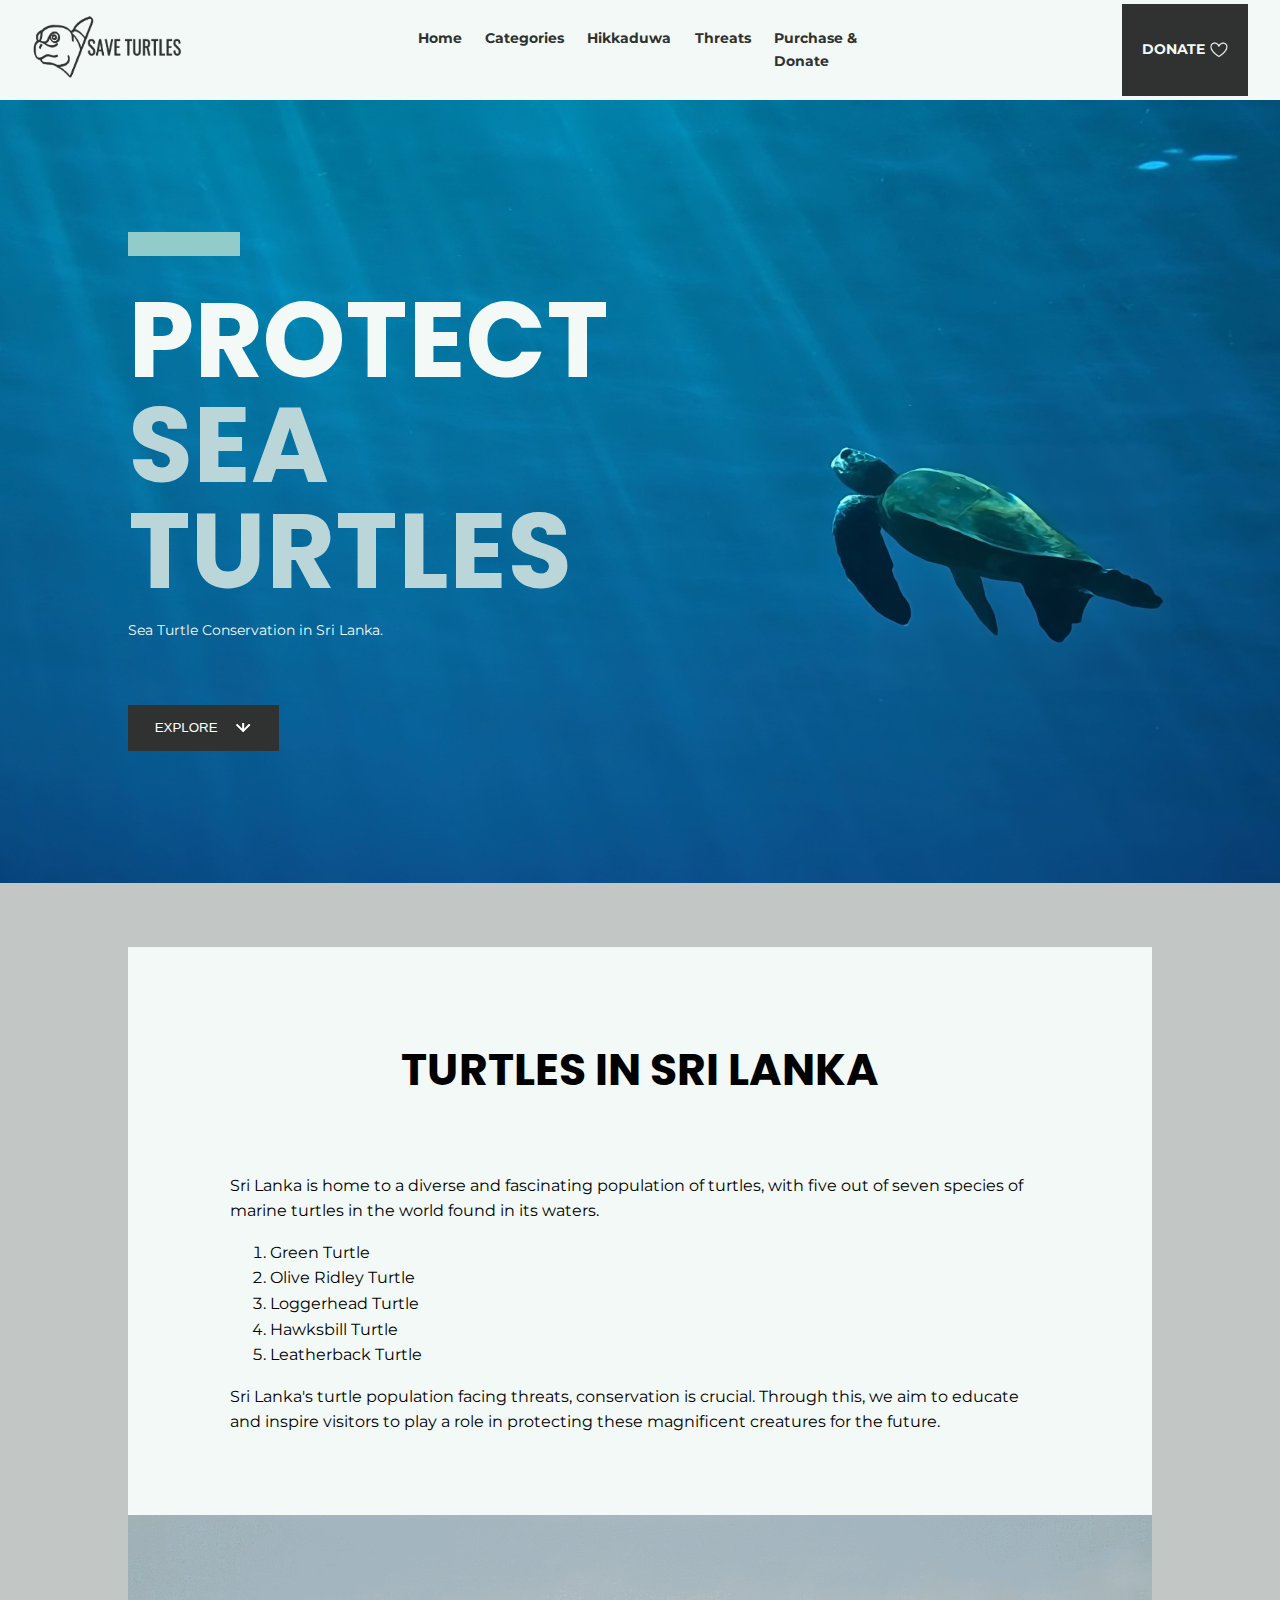
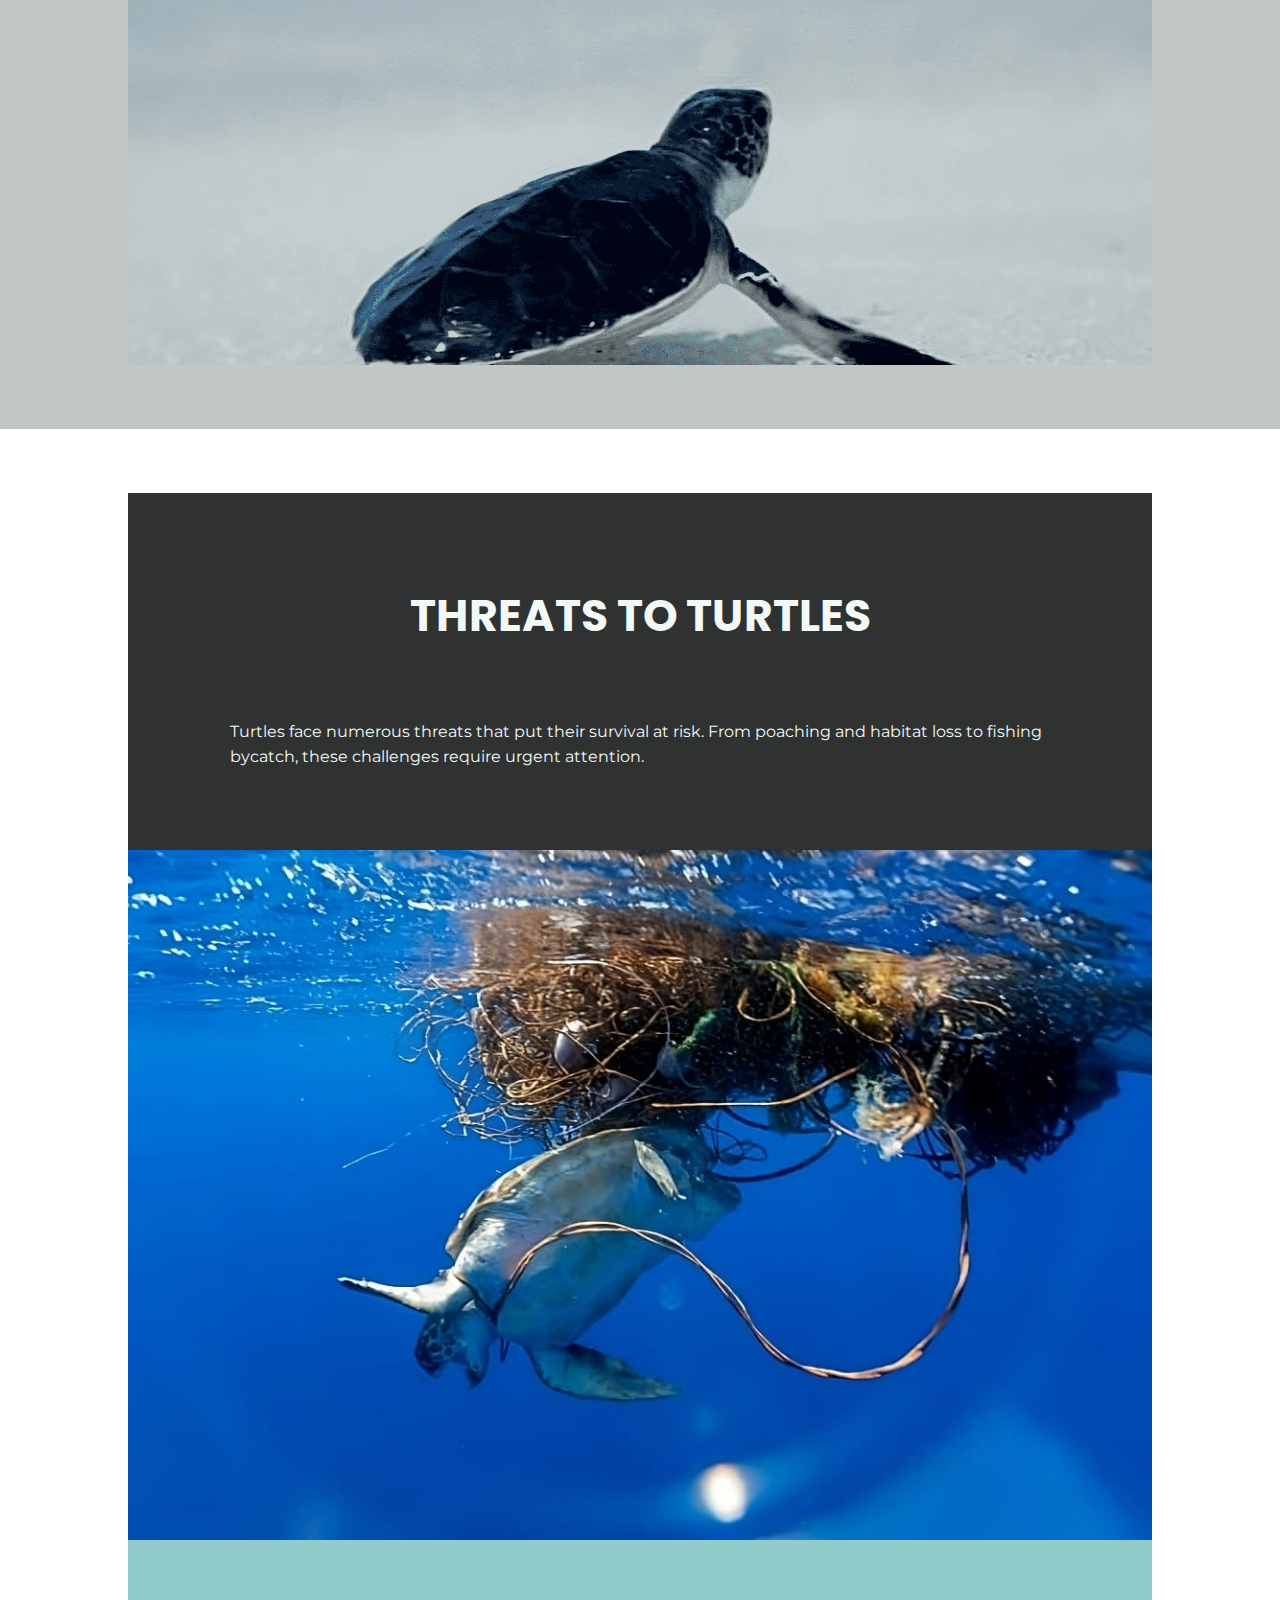
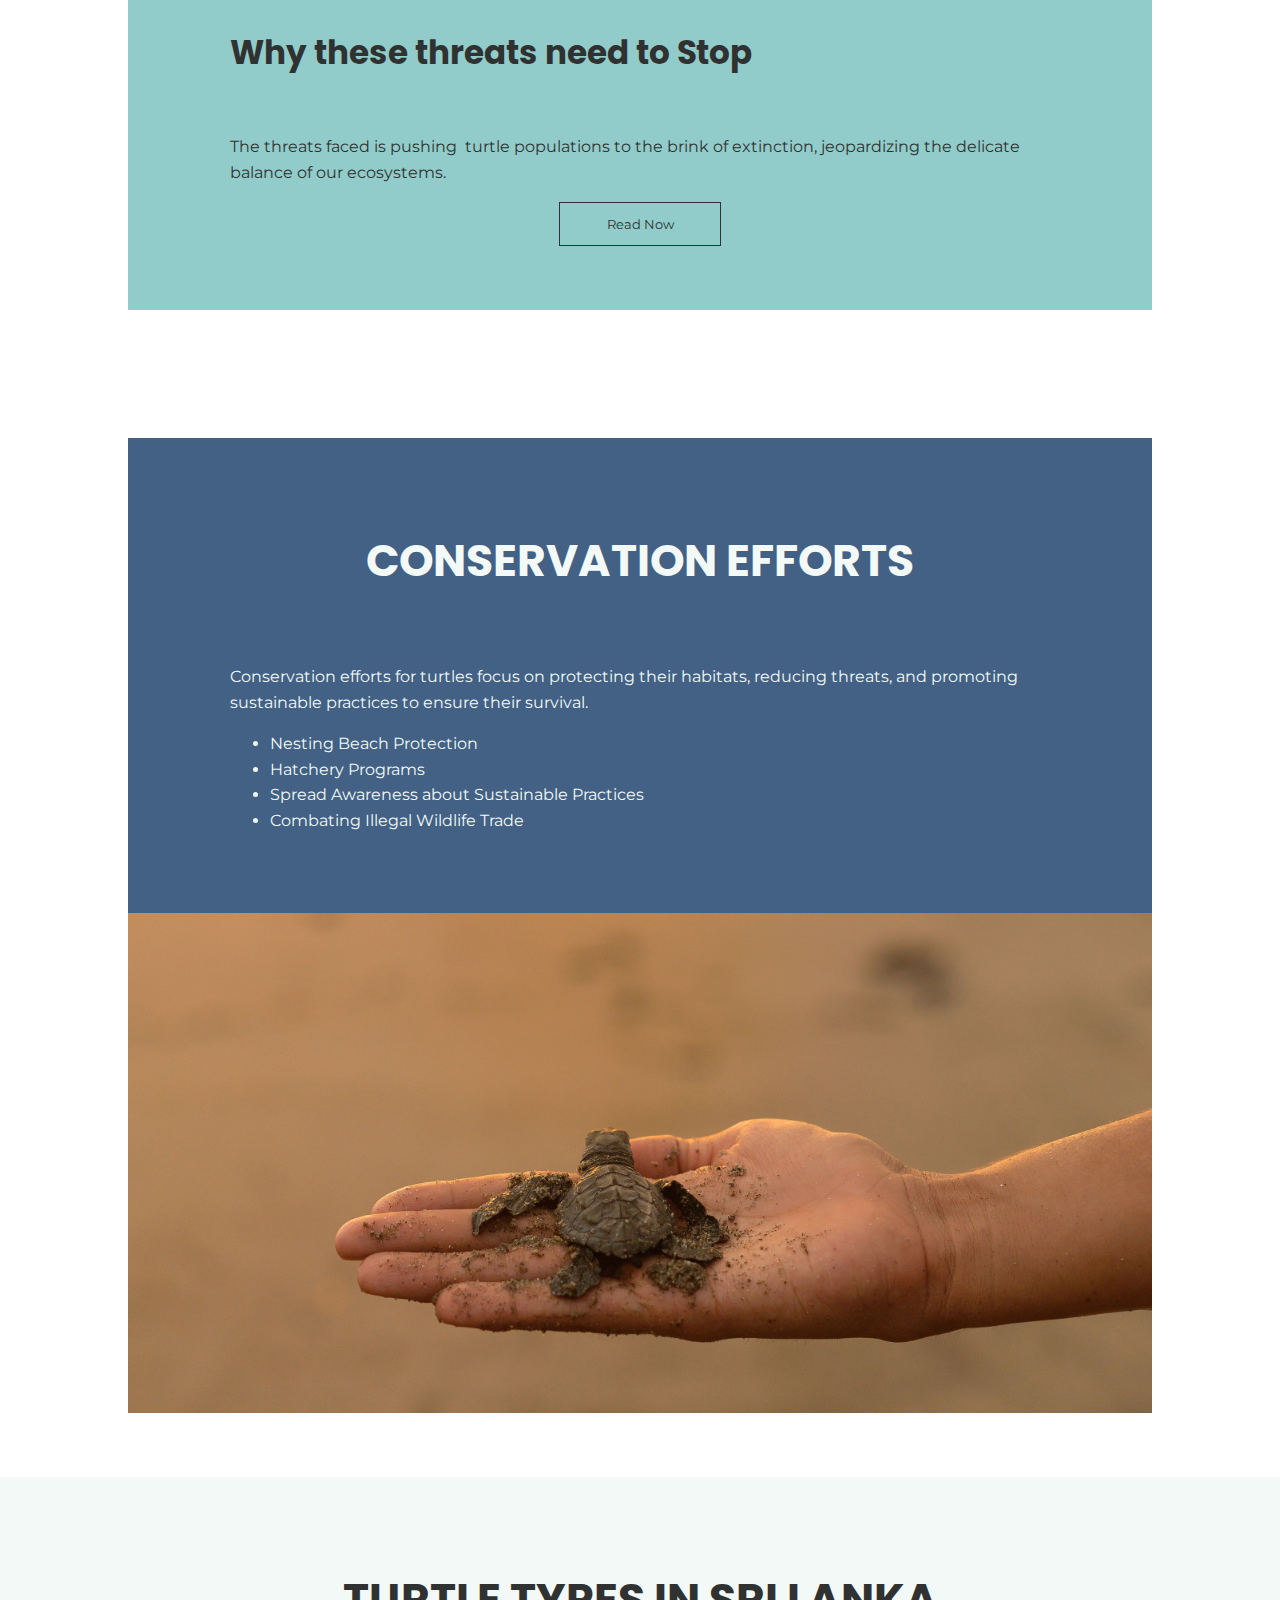
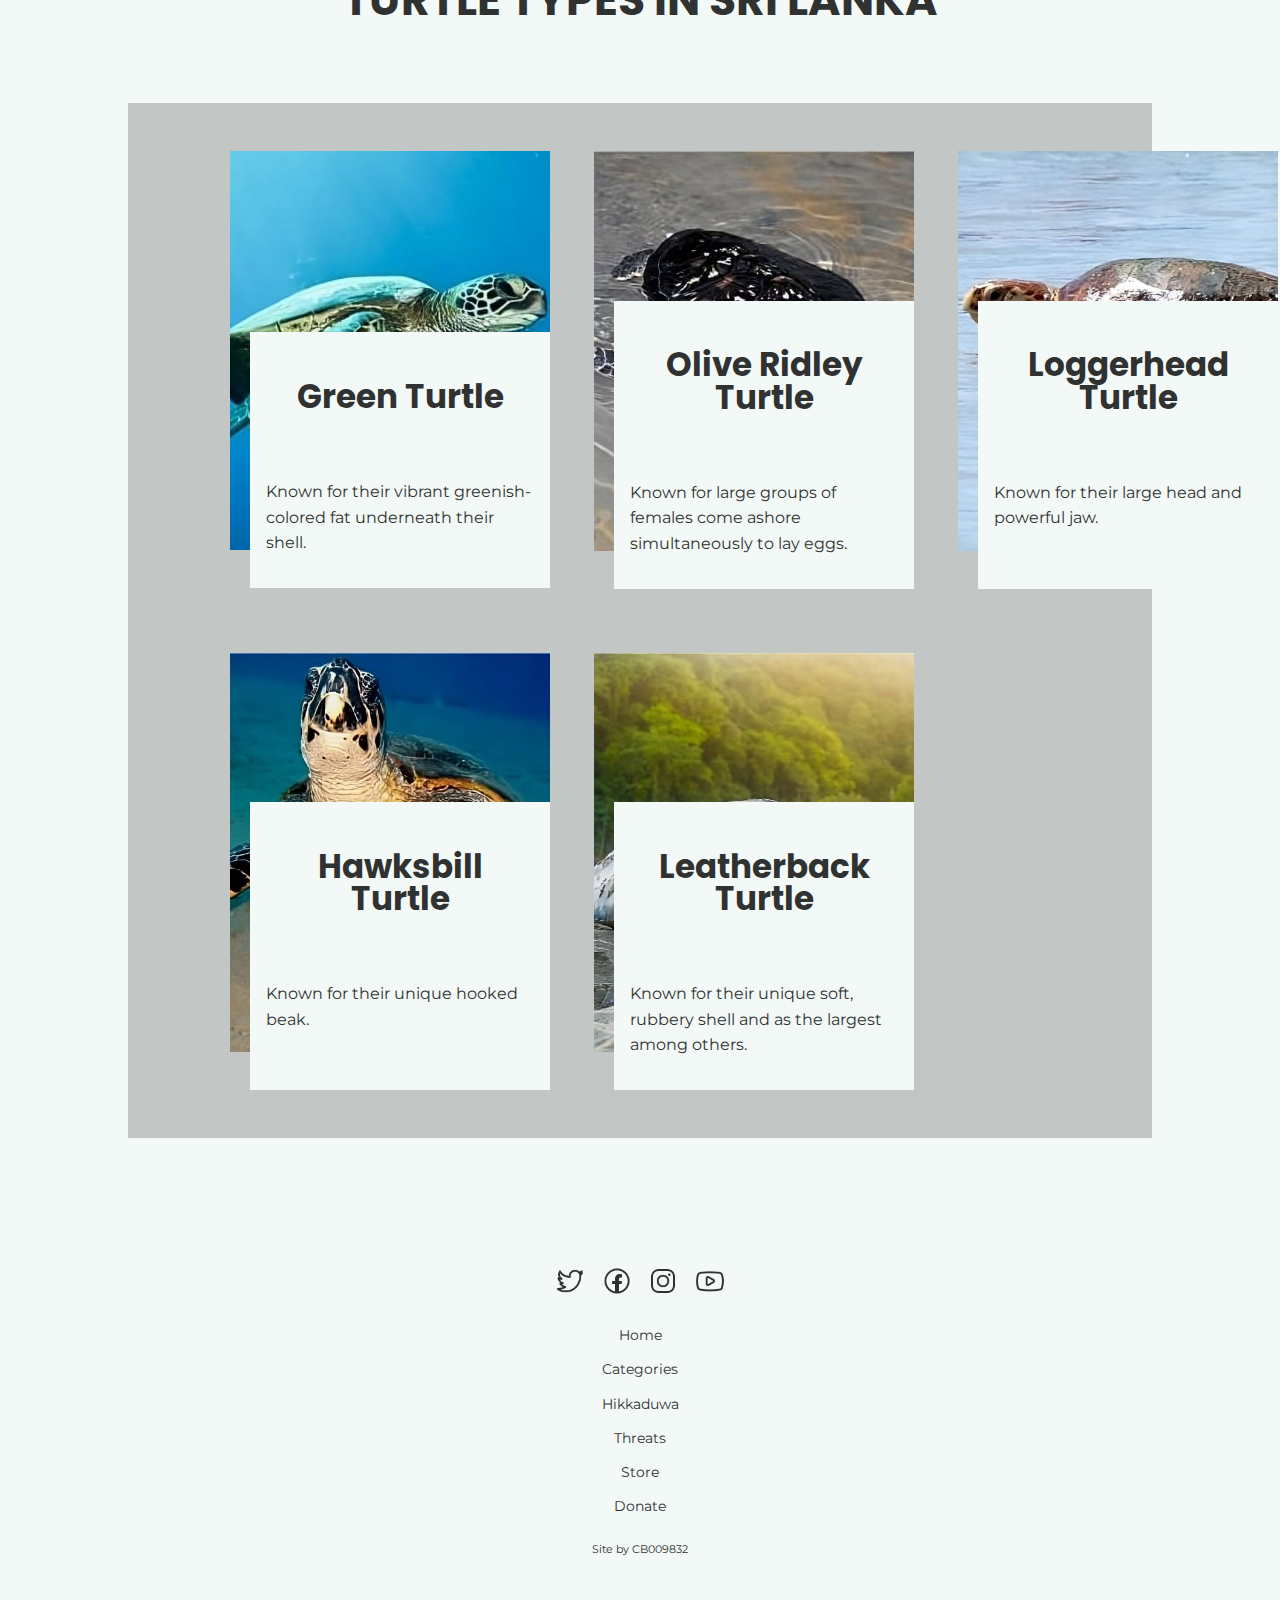
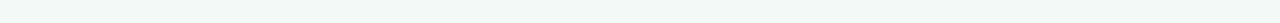
<file: index.html>
<!DOCTYPE html>
<html lang="en">
  <head>
    <meta charset="UTF-8" />
    <meta http-equiv="X-UA-Compatible" content="IE=edge" />
    <meta name="viewport" content="width=device-width, initial-scale=1.0" />
    <title>Turtle Treks | Home</title>
    <link rel="stylesheet" href="./CSS styles/general.css" />
    <link rel="stylesheet" href="./CSS styles/index.css" />
    <link
      rel="apple-touch-icon"
      sizes="180x180"
      href="./apple-touch-icon.png"
    />
    <link
      rel="icon"
      type="image/png"
      sizes="32x32"
      href="./favicon-32x32.png"
    />
    <link
      rel="icon"
      type="image/png"
      sizes="16x16"
      href="./favicon-16x16.png"
    />
    <link rel="manifest" href="./site.webmanifest" />
    <link rel="mask-icon" href="./safari-pinned-tab.svg" color="#191970" />
    <meta name="msapplication-TileColor" content="#2b5797" />
    <meta name="theme-color" content="#ffffff" />
  </head>
  <body>
    <header>
      <div class="nav-container">
        <div class="logo-container">
          <a href="./index.html"
            ><img src="./Assets/logo.png" alt="" class="logo"
          /></a>
        </div>

        <nav class="nav">
          <a href="./index.html">Home</a>

          <a href="./categories.html">Categories</a>

          <a href="./Hikkaduwa_hatchery.html">Hikkaduwa</a>

          <a href="./threats.html">Threats</a>

          <a href="./purchase-donate.html">Purchase & Donate</a>
        </nav>
        <a href="./purchase-donate.html" class="donate-button">
          <button>
            <p class="donate-text">DONATE</p>
            <img class="heart" src="/Assets/heart icon.png" />
          </button>
        </a>
        <div class="mobile-nav">
          <input type="checkbox" name="menu-toggle" id="menu-toggle" />
          <label for="menu-toggle" class="toggle-button">
            <span class="bar"></span>
            <span class="bar"></span>
            <span class="bar"></span>
          </label>

          <nav class="dropdown-menu">
            <a href="./index.html">Home</a>

            <a href="./categories.html">Categories</a>

            <a href="./Hikkaduwa_hatchery.html">Hikkaduwa</a>

            <a href="./threats.html">Threats</a>

            <a href="./purchase-donate.html">Purchase & Donate</a>
            <a href="./purchase-donate.html" class="donate-button">
              <button>
                <p class="donate-text">DONATE</p>
                <img class="heart" src="/Assets/heart icon.png" />
              </button>
            </a>
          </nav>
        </div>
      </div>
    </header>
    <main>
      <section class="hero-section">
        <div class="hero-text">
          <hr />
          <h1>
            <span>PROTECT</span>
            <br />
            SEA <br />
            TURTLES
          </h1>

          <p class="slogan">Sea Turtle Conservation in Sri Lanka.</p>
          <div class="explore-btn">
            <a href="#introduction"
              ><button>
                EXPLORE
                <img src="./Assets/arrowdown.png" />
              </button>
            </a>
          </div>
        </div>
      </section>
      <section class="introduction" id="introduction">
        <div class="introduction-container">
          <div class="intro-text">
            <h2>Turtles in Sri Lanka</h2>
            <p>
              Sri Lanka is home to a diverse and fascinating population of
              turtles, with five out of seven species of marine turtles in the
              world found in its waters.
            </p>
            <ol>
              <li>Green Turtle</li>
              <li>Olive Ridley Turtle</li>
              <li>Loggerhead Turtle</li>
              <li>Hawksbill Turtle</li>
              <li>Leatherback Turtle</li>
            </ol>
            <p>
              Sri Lanka's turtle population facing threats, conservation is
              crucial. Through this, we aim to educate and inspire visitors to
              play a role in protecting these magnificent creatures for the
              future.
            </p>
          </div>
          <div class="intro-image">
            <!--check the ALTS-->
            <img
              src="/Assets/intro.png"
              alt="A turtle in crystal clear water"
            />
          </div>
        </div>
      </section>
      <section class="threats">
        <div class="threat-text1">
          <h2>Threats to Turtles</h2>
          <p>
            Turtles face numerous threats that put their survival at risk. From
            poaching and habitat loss to fishing bycatch, these challenges
            require urgent attention.
          </p>
        </div>
        <div class="threat-img"><img src="./Assets/thome.jpeg" alt="" /></div>
        <div class="threat-text2">
          <h3>Why these threats need to Stop</h3>
          <p>
            The threats faced is pushing  turtle populations to the brink of
            extinction, jeopardizing the delicate balance of our ecosystems.
          </p>
          <a href="./threats.html">
            <button class="sub-btn" id="read-btn">Read Now</button></a
          >
        </div>
      </section>
      <section class="conservation">
        <div class="conservation-text1">
          <h2>Conservation Efforts</h2>
          <p>
            Conservation efforts for turtles focus on protecting their habitats,
            reducing threats, and promoting sustainable practices to ensure
            their survival.
          </p>
          <ul>
            <li>Nesting Beach Protection</li>
            <li>Hatchery Programs</li>
            <li>Spread Awareness about Sustainable Practices</li>
            <li>Combating Illegal Wildlife Trade</li>
          </ul>
        </div>
        <div class="conservation-img">
          <img src="./Assets/conservation-img.jpg" alt="" />
        </div>
      </section>
      <section class="categories">
        <h2>Turtle Types in Sri Lanka</h2>
        <div class="categories-container">
          <div class="type">
            <a href="./categories.html#green-turtle">
              <div class="type-img">
                <img src="./Assets/green_t.jpeg" alt="" />
              </div>
              <span></span>
              <div class="type-txt">
                <h3>Green Turtle</h3>
                <p>
                  Known for their vibrant greenish-colored fat underneath their
                  shell.
                </p>
              </div></a
            >
          </div>
          <div class="type">
            <a href="./categories.html#oliveR-turtle">
              <div class="type-img">
                <img src="./Assets/olive_ridley_t.jpeg" alt="" />
              </div>
              <div class="type-txt">
                <h3>Olive Ridley Turtle</h3>
                <p>
                  Known for large groups of females come ashore simultaneously
                  to lay eggs.
                </p>
              </div>
            </a>
          </div>
          <div class="type">
            <a href="./categories.html#loggerhead-turtle">
              <div class="type-img">
                <img src="./Assets/loggerhead_t.jpeg" alt="" />
              </div>
              <div class="type-txt">
                <h3>Loggerhead Turtle</h3>
                <p>Known for their large head and powerful jaw.<br />&nbsp;</p>
              </div>
            </a>
          </div>
          <div class="type">
            <a href="./categories.html#hawksbill-turtle">
              <div class="type-img">
                <img src="./Assets/hawksbill_t.jpeg" alt="" />
              </div>
              <div class="type-txt">
                <h3>Hawksbill Turtle</h3>
                <p>Known for their unique hooked beak. <br />&nbsp;</p>
              </div>
            </a>
          </div>
          <div class="type">
            <a href="./categories.html#leatherback-turtle">
              <div class="type-img">
                <img src="./Assets/leatherback_t.jpeg" alt="" />
              </div>
              <div class="type-txt">
                <h3>Leatherback Turtle</h3>
                <p>
                  Known for their unique soft, rubbery shell and as the largest
                  among others.
                </p>
              </div>
            </a>
          </div>
        </div>
      </section>
    </main>

    <footer>
      <div class="f-social">
        <a href="https://twitter.com/" target="_blank"
          ><img src="./Assets/twitter.png" alt=""
        /></a>
        <a href="https://web.facebook.com/ " target="_blank"
          ><img src="./Assets/facebook.png" alt=""
        /></a>
        <a href="https://www.instagram.com/" target="_blank"
          ><img src="./Assets/instagram.png" alt=""
        /></a>

        <a href="https://www.youtube.com/" target="_blank"
          ><img src="./Assets/youtube.png" alt=""
        /></a>
      </div>
      <div class="f-nav">
        <a href="./index.html">Home</a>
        <a href="./categories.html">Categories</a>
        <a href="./Hikkaduwa_hatchery.html">Hikkaduwa</a>
        <a href="./threats.html">Threats</a>
        <a href="./purchase-donate.html">Store</a>
        <a href="./purchase-donate.html#donate">Donate </a>
      </div>
      <div>Site by CB009832</div>
      <!--References-->
      <!--<a target="_blank" href="https://icons8.com/icon/Zc4kstyWP69H/down-arrow">Down Arrow</a> icon by <a target="_blank" href="https://icons8.com">Icons8</a>
      <a target="_blank" href="https://icons8.com/icon/AtwWR4cOFS34/facebook">Facebook</a> icon by <a target="_blank" href="https://icons8.com">Icons8</a>    
      WWF (2000). Sea Turtle | Species | WWF. [Online]. 2000. World Wildlife Fund. Available from: https://www.worldwildlife.org/species/sea-turtle-->
    </footer>
  </body>
</html>
</file>
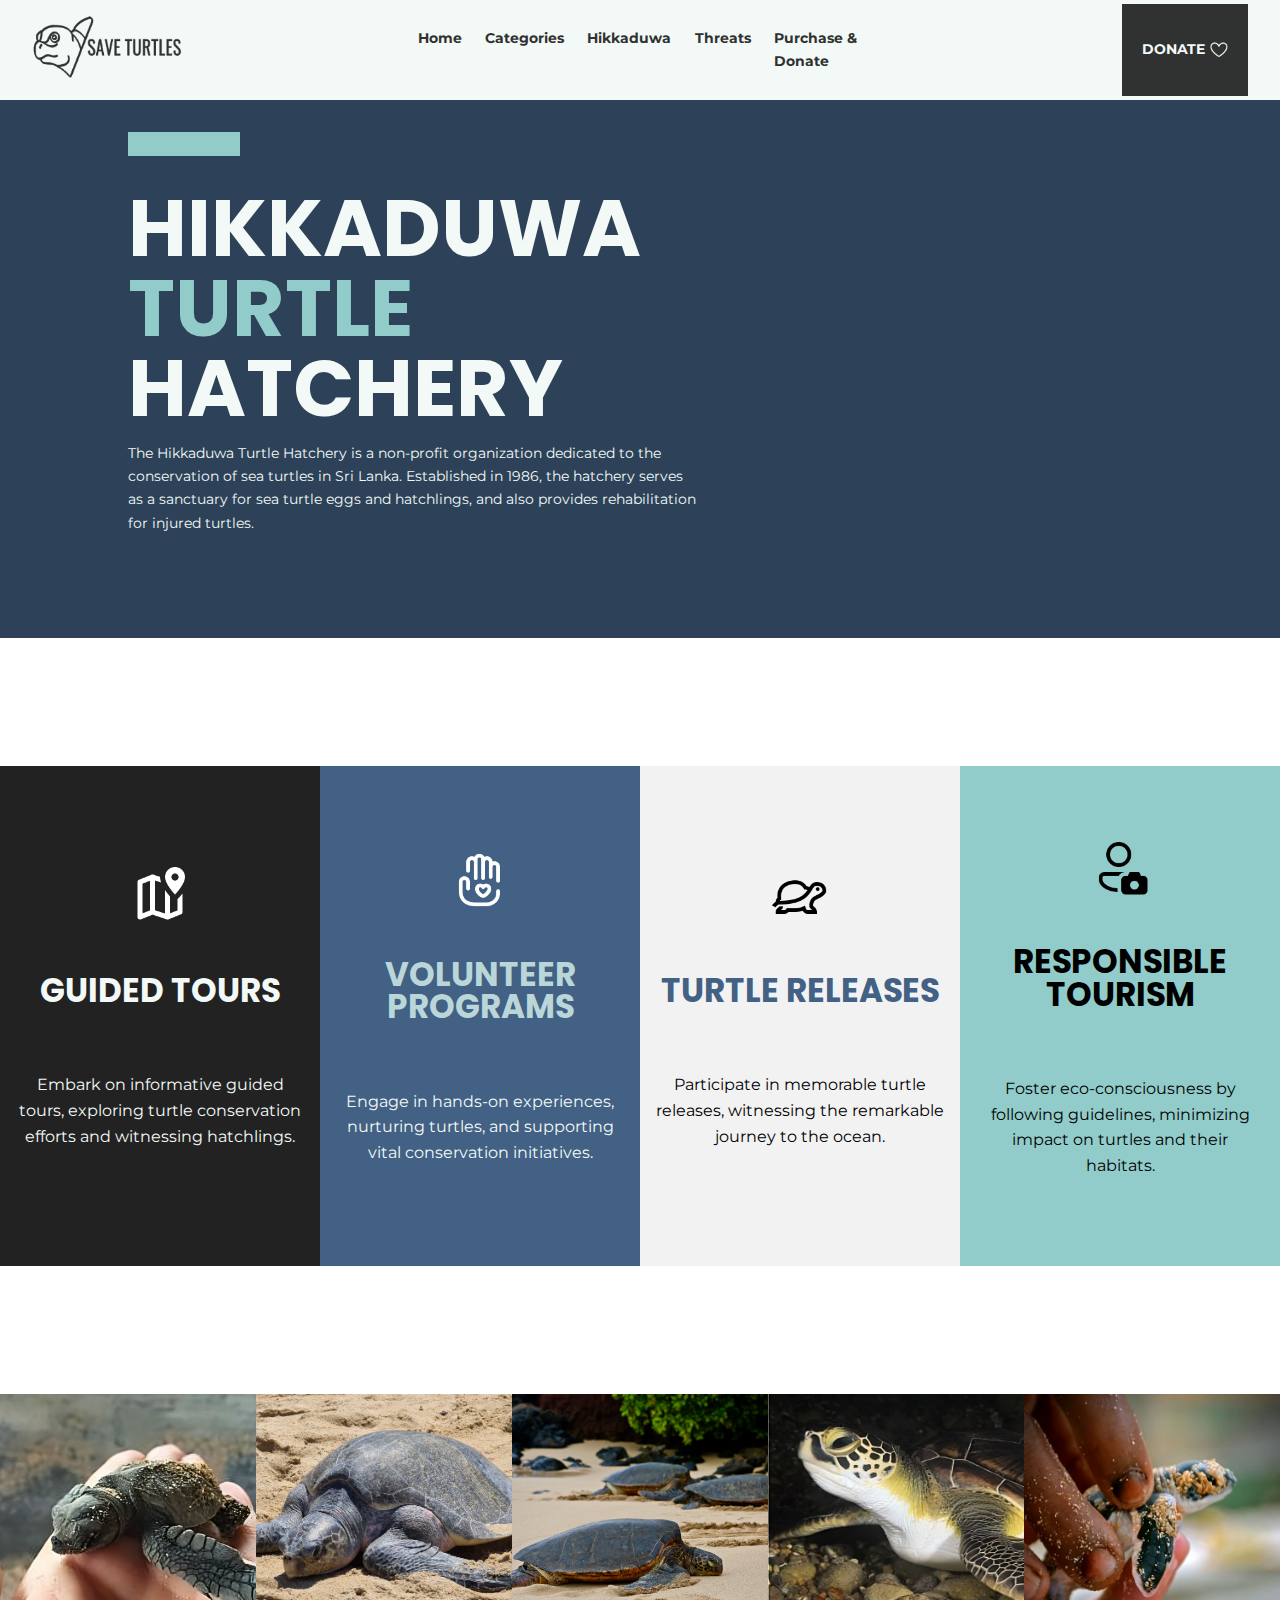
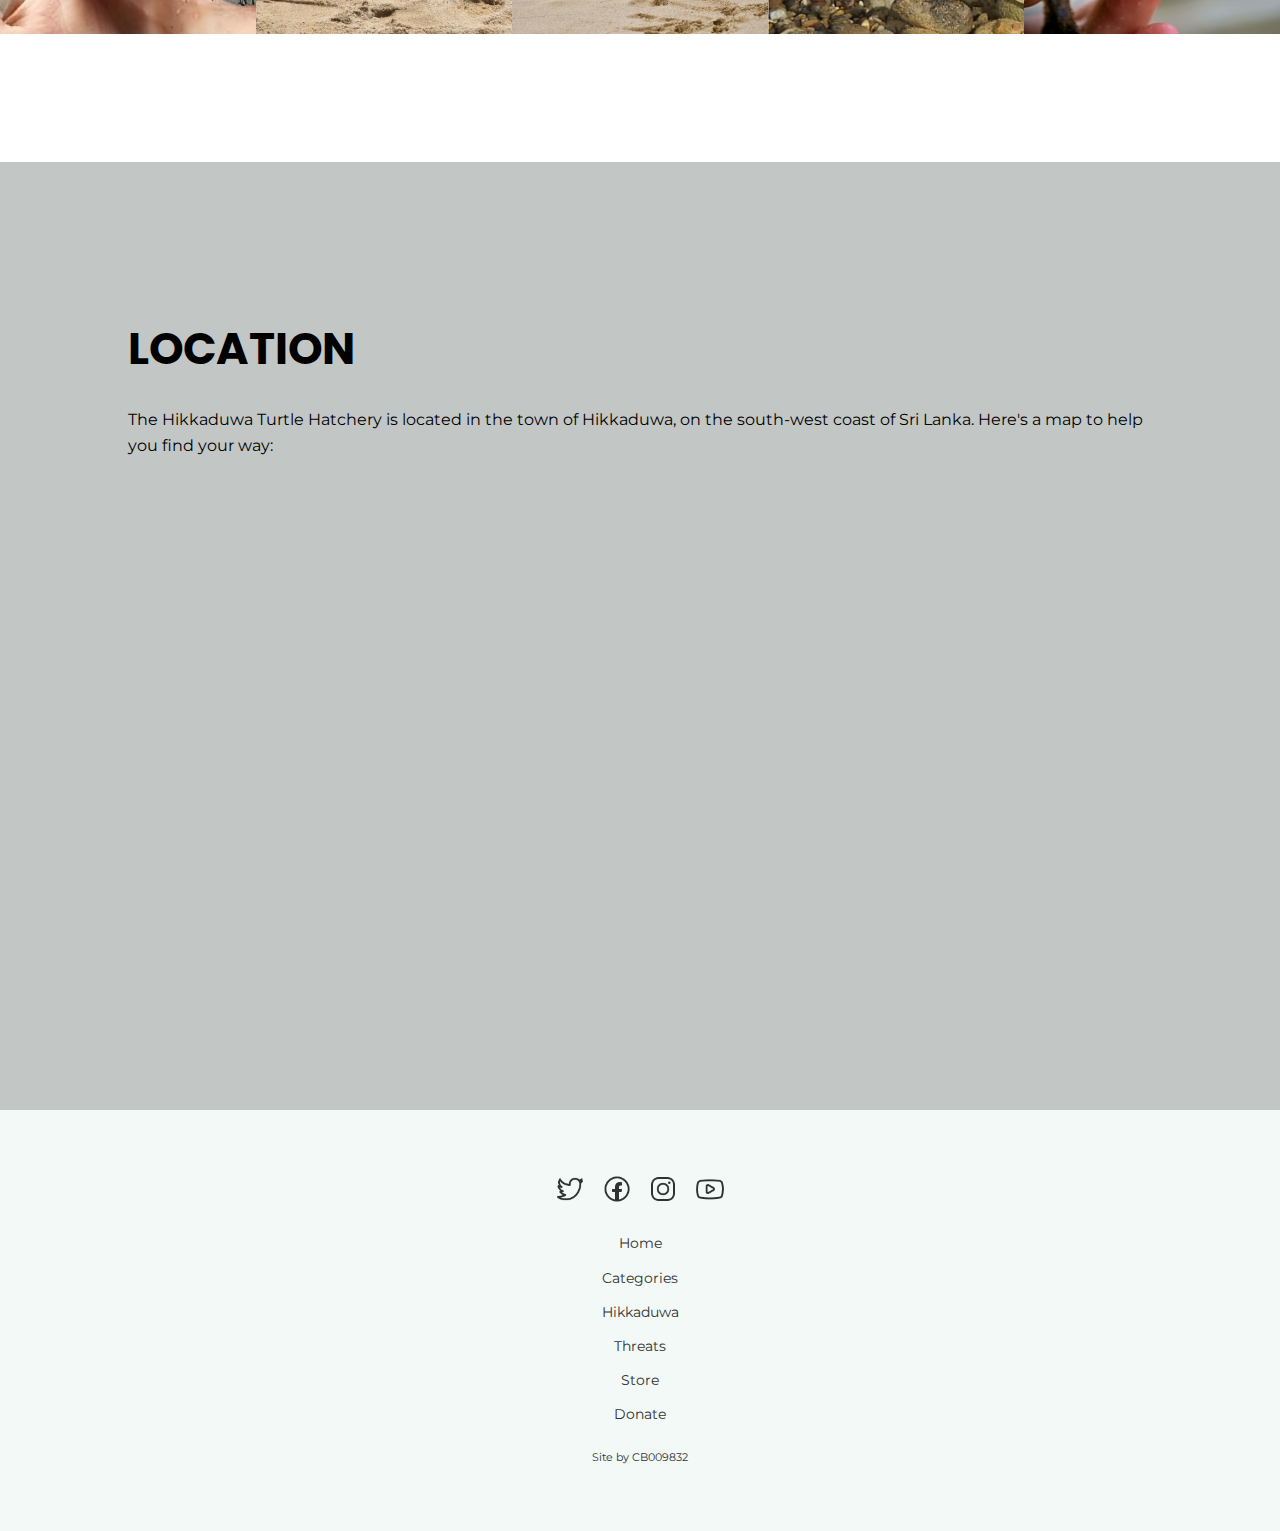
<file: Hikkaduwa_hatchery.html>
<!DOCTYPE html>
<html lang="en" class="no-select">
  <head>
    <meta charset="UTF-8" />
    <meta http-equiv="X-UA-Compatible" content="IE=edge" />
    <meta name="viewport" content="width=device-width, initial-scale=1.0" />
    <title>Turtle Treks | Hatchery</title>
    <link rel="stylesheet" href="./CSS styles/general.css" />
    <link rel="stylesheet" href="./CSS styles/Hikkaduwa_hatchery.css" />
    <link
      rel="apple-touch-icon"
      sizes="180x180"
      href="./apple-touch-icon.png"
    />
    <link
      rel="icon"
      type="image/png"
      sizes="32x32"
      href="./favicon-32x32.png"
    />
    <link
      rel="icon"
      type="image/png"
      sizes="16x16"
      href="./favicon-16x16.png"
    />
    <link rel="manifest" href="./site.webmanifest" />
    <link rel="mask-icon" href="./safari-pinned-tab.svg" color="#191970" />
    <meta name="msapplication-TileColor" content="#2b5797" />
    <meta name="theme-color" content="#ffffff" />
  </head>
  <body>
    <header>
      <div class="nav-container">
        <div class="logo-container">
          <a href="./index.html"
            ><img src="./Assets/logo.png" alt="" class="logo"
          /></a>
        </div>

        <nav class="nav">
          <a href="./index.html">Home</a>

          <a href="./categories.html">Categories</a>

          <a href="./Hikkaduwa_hatchery.html">Hikkaduwa</a>

          <a href="./threats.html">Threats</a>

          <a href="./purchase-donate.html">Purchase & Donate</a>
        </nav>
        <a href="./donate.html" class="donate-button">
          <button>
            <p class="donate-text">DONATE</p>
            <img class="heart" src="/Assets/heart icon.png" />
          </button>
        </a>
        <div class="mobile-nav">
          <input type="checkbox" name="menu-toggle" id="menu-toggle" />
          <label for="menu-toggle" class="toggle-button">
            <span class="bar"></span>
            <span class="bar"></span>
            <span class="bar"></span>
          </label>

          <nav class="dropdown-menu">
            <a href="./index.html">Home</a>

            <a href="./categories.html">Categories</a>

            <a href="./Hikkaduwa_hatchery.html">Hikkaduwa</a>

            <a href="./threats.html">Threats</a>

            <a href="./purchase-donate.html">Purchase & Donate</a>
            <a href="./purchase-donate.html" class="donate-button">
              <button>
                <p class="donate-text">DONATE</p>
                <img class="heart" src="/Assets/heart icon.png" />
              </button>
            </a>
          </nav>
        </div>
      </div>
    </header>

    <main>
      <section class="intro">
        <div class="intro-text">
          <hr />
          <h1>
            HIKKADUWA
            <br />
            <span> TURTLE</span><br />
            HATCHERY
          </h1>
          <p class="description">
            The Hikkaduwa Turtle Hatchery is a non-profit organization dedicated
            to the conservation of sea turtles in Sri Lanka. Established in
            1986, the hatchery serves as a sanctuary for sea turtle eggs and
            hatchlings, and also provides rehabilitation for injured turtles.
          </p>
        </div>
      </section>

      <section class="to-do">
        <div class="to-do-container">
          <div class="item" id="card1">
            <img src="./Assets/tour.png" alt="" />
            <h3>GUIDED TOURS</h3>
            <p>
              Embark on informative guided tours, exploring turtle conservation
              efforts and witnessing hatchlings.
            </p>
          </div>
          <div class="item" id="card2">
            <img src="./Assets/volunteer.png" alt="" />
            <h3>VOLUNTEER PROGRAMS</h3>
            <p>
              Engage in hands-on experiences, nurturing turtles, and supporting
              vital conservation initiatives.
            </p>
          </div>
          <div class="item" id="card3">
            <img src="./Assets/turtle.png" alt="" />
            <h3>TURTLE RELEASES</h3>
            <p>
              Participate in memorable turtle releases, witnessing the
              remarkable journey to the ocean.
            </p>
          </div>
          <div class="item" id="card4">
            <img src="./Assets/tourism.png" alt="" />
            <h3>RESPONSIBLE TOURISM</h3>
            <p>
              Foster eco-consciousness by following guidelines, minimizing
              impact on turtles and their habitats.
            </p>
          </div>
        </div>
      </section>
      <section class="gallery">
        <img class="gallery-img" src="./Assets/i1.jpeg" alt="" />
        <img class="gallery-img" src="./Assets/i3.jpg" alt="" />
        <img class="gallery-img" src="./Assets/i5.jpg" alt="" />
        <img class="gallery-img i2" src="./Assets/i2.jpeg" alt="" />
        <img class="gallery-img i4" src="./Assets/bi5.jpeg" alt="" />
      </section>
      <section class="location">
        <h2>LOCATION</h2>
        <p>
          The Hikkaduwa Turtle Hatchery is located in the town of Hikkaduwa, on
          the south-west coast of Sri Lanka. Here's a map to help you find your
          way:
        </p>
        <iframe
          src="https://www.google.com/maps/embed?pb=!1m18!1m12!1m3!1d3966.751577981991!2d80.08787647418056!3d6.164014627238106!2m3!1f0!2f0!3f0!3m2!1i1024!2i768!4f13.1!3m3!1m2!1s0x3ae182a9ecb0c635%3A0xbd3561821dfbe76b!2sSea%20Turtle%20Hatchery%20%26%20Rescue%20Center!5e0!3m2!1sen!2slk!4v1685354378206!5m2!1sen!2slk"
          width="800"
          height="600"
          style="border: 0"
          allowfullscreen=""
          loading="lazy"
          referrerpolicy="no-referrer-when-downgrade"
        ></iframe>
      </section>
    </main>

    <footer>
      <div class="f-social">
        <a href="https://twitter.com/" target="_blank"
          ><img src="./Assets/twitter.png" alt=""
        /></a>
        <a href="https://web.facebook.com/ " target="_blank"
          ><img src="./Assets/facebook.png" alt=""
        /></a>
        <a href="https://www.instagram.com/" target="_blank"
          ><img src="./Assets/instagram.png" alt=""
        /></a>

        <a href="https://www.youtube.com/" target="_blank"
          ><img src="./Assets/youtube.png" alt=""
        /></a>
      </div>
      <div class="f-nav">
        <a href="./index.html">Home</a>
        <a href="./categories.html">Categories</a>
        <a href="./Hikkaduwa_hatchery.html">Hikkaduwa</a>
        <a href="./threats.html">Threats</a>
        <a href="./purchase-donate.html">Store</a>
        <a href="./purchase-donate.html£donate">Donate </a>
      </div>
      <div>Site by CB009832</div>
      <!--References:
      https://www.sunleisureworld.com/destination/sri-lanka/hikkaduwa/tour/top-attractions/717/turtle-hatchery-->
    </footer>
  </body>
</html>
</file>
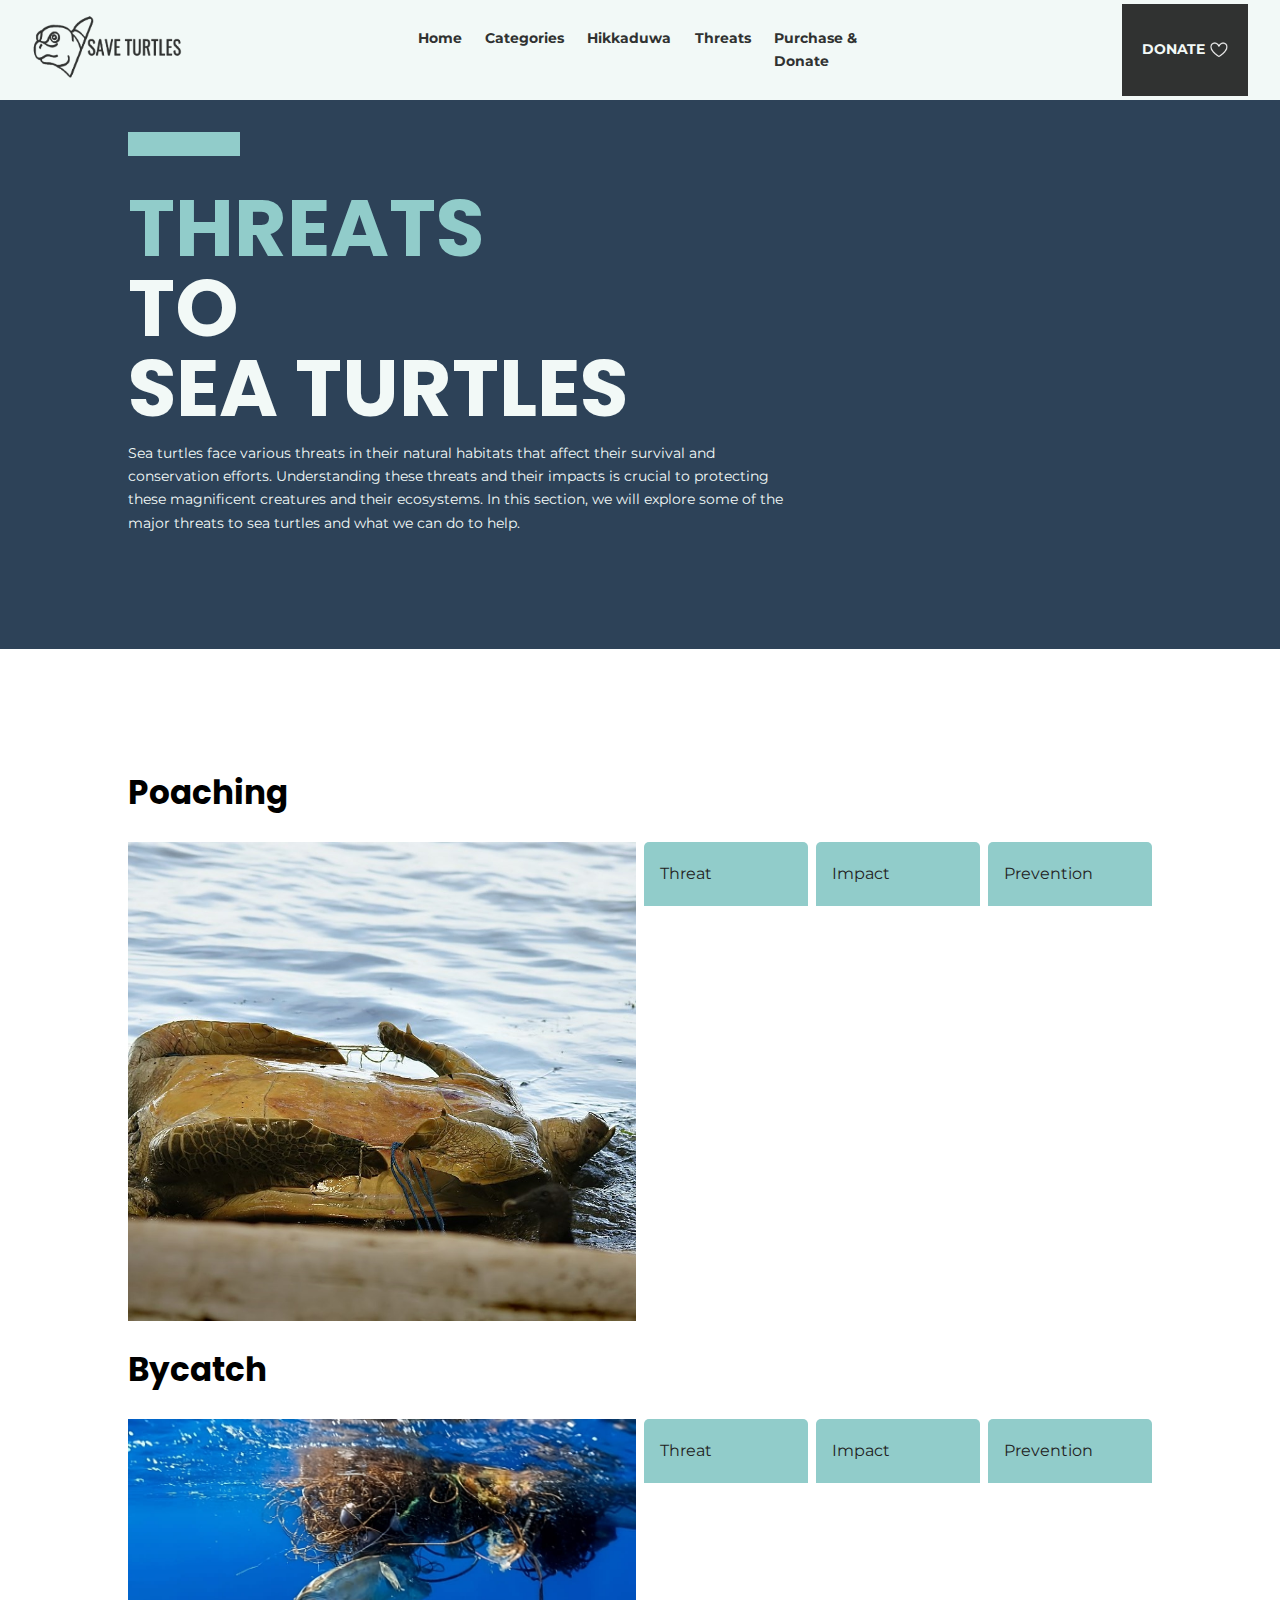
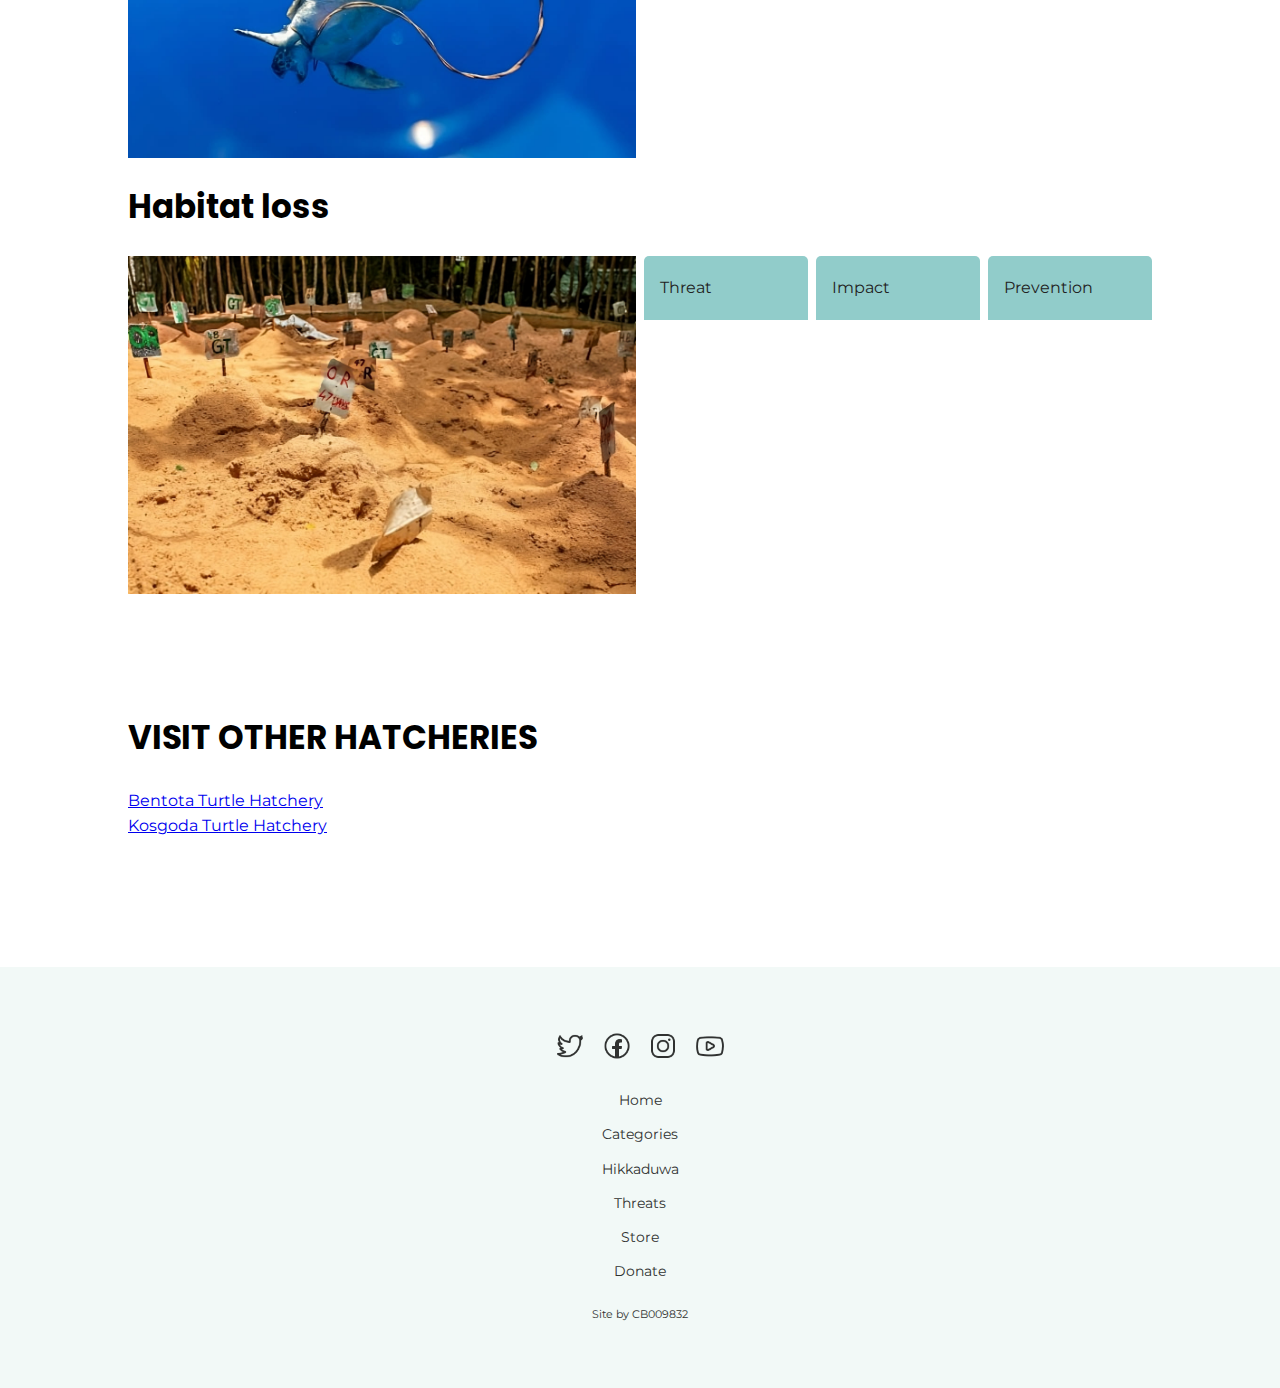
<file: threats.html>
<!DOCTYPE html>
<html lang="en">
  <head>
    <meta charset="UTF-8" />
    <meta http-equiv="X-UA-Compatible" content="IE=edge" />
    <meta name="viewport" content="width=device-width, initial-scale=1.0" />
    <title>Turtle Treks | Threats</title>
    <link rel="stylesheet" href="./CSS styles/general.css" />
    <link rel="stylesheet" href="./CSS styles/threats.css" />
    <link
      rel="apple-touch-icon"
      sizes="180x180"
      href="./apple-touch-icon.png"
    />
    <link
      rel="icon"
      type="image/png"
      sizes="32x32"
      href="./favicon-32x32.png"
    />
    <link
      rel="icon"
      type="image/png"
      sizes="16x16"
      href="./favicon-16x16.png"
    />
    <link rel="manifest" href="./site.webmanifest" />
    <link rel="mask-icon" href="./safari-pinned-tab.svg" color="#191970" />
    <meta name="msapplication-TileColor" content="#2b5797" />
    <meta name="theme-color" content="#ffffff" />
  </head>
  <body>
    <header>
      <div class="nav-container">
        <div class="logo-container">
          <a href="./index.html"
            ><img src="./Assets/logo.png" alt="" class="logo"
          /></a>
        </div>

        <nav class="nav">
          <a href="./index.html">Home</a>

          <a href="./categories.html">Categories</a>

          <a href="./Hikkaduwa_hatchery.html">Hikkaduwa</a>

          <a href="./threats.html">Threats</a>

          <a href="./purchase-donate.html">Purchase & Donate</a>
        </nav>
        <a href="./donate.html" class="donate-button">
          <button>
            <p class="donate-text">DONATE</p>
            <img class="heart" src="/Assets/heart icon.png" />
          </button>
        </a>
        <div class="mobile-nav">
          <input type="checkbox" name="menu-toggle" id="menu-toggle" />
          <label for="menu-toggle" class="toggle-button">
            <span class="bar"></span>
            <span class="bar"></span>
            <span class="bar"></span>
          </label>

          <nav class="dropdown-menu">
            <a href="./index.html">Home</a>

            <a href="./categories.html">Categories</a>

            <a href="./Hikkaduwa_hatchery.html">Hikkaduwa</a>

            <a href="./threats.html">Threats</a>

            <a href="./purchase-donate.html">Purchase & Donate</a>
            <a href="./purchase-donate.html" class="donate-button">
              <button>
                <p class="donate-text">DONATE</p>
                <img class="heart" src="/Assets/heart icon.png" />
              </button>
            </a>
          </nav>
        </div>
      </div>
    </header>
    <main>
      <section class="intro">
        <div class="intro-text">
          <hr />
          <h1>
            <span> THREATS</span><br />
            TO <br />SEA TURTLES
          </h1>
          <p class="description">
            Sea turtles face various threats in their natural habitats that
            affect their survival and conservation efforts. Understanding these
            threats and their impacts is crucial to protecting these magnificent
            creatures and their ecosystems. In this section, we will explore
            some of the major threats to sea turtles and what we can do to help.
          </p>
        </div>
      </section>

      <section class="threats">
        <div class="threat1">
          <h3>Poaching</h3>
          <div class="img-text">
            <img src="./Assets/poach.jpg" alt="" />
            <div class="tab-container">
              <a class="tab" href="#threat-des">Threat</a>
              <a class="tab" href="#impact">Impact</a>
              <a class="tab" href="#prevention">Prevention</a>
              <div class="content" id="threat-des">
                <h4>THREAT</h4>
                <ul>
                  <li>
                    Turtle poaching is the illegal practice of capturing and
                    killing turtles for their shells, meat, and eggs.
                  </li>
                  <li>
                    It poses a significant threat to turtle populations, leading
                    to a decline in their numbers and endangering their
                    survival.
                  </li>
                  <li>
                    Turtle poaching is driven by the demand for turtle products,
                    primarily in the black market, and contributes to the
                    disruption of marine ecosystems
                  </li>
                </ul>
              </div>

              <div class="content" id="impact">
                <h4>IMPACT</h4>
                <ul>
                  <li>Cause a decline in sea turtle populations</li>
                  <li>
                    Affect the health and genetic diversity of the remaining
                    individuals
                  </li>
                  <li>
                    Disrupt the natural ecosystem functions and services
                    provided by sea turtles
                  </li>
                </ul>
              </div>

              <div class="content" id="prevention">
                <h4>PREVENTION</h4>
                <ul>
                  <li>
                    Reduce pollution by properly disposing of trash, avoiding
                    chemicals and pesticides.
                  </li>
                  <li>
                    Use sustainable products like reusable bags and water
                    bottles to reduce demand for harmful products.
                  </li>
                  <li>
                    Support conservation efforts by
                    <a href="./CSS styles/donate.html">donating</a> to
                    organizations or participating in beach cleanups.
                  </li>
                  <li>
                    <a
                      href="https://www.seeturtles.org/sea-turtles-plastic"
                      target="_blank"
                      >Learn about reducing plastic pollution</a
                    >
                  </li>
                </ul>
              </div>
            </div>
          </div>
        </div>
        <div class="threat1">
          <h3>Bycatch</h3>
          <div class="img-text">
            <img src="./Assets/thome.jpeg" alt="" />
            <div class="tab-container">
              <a class="tab" href="#threat-des">Threat</a>
              <a class="tab" href="#impact">Impact</a>
              <a class="tab" href="#prevention">Prevention</a>
              <div class="content" id="threat-des">
                <h4>THREAT</h4>
                <ul>
                  <li>
                    Turtle bycatch refers to the unintentional capture of
                    turtles in fishing gear, such as nets, lines, and traps,
                    while targeting other species.
                  </li>
                  <li>
                    It is a significant problem for turtles, as they can become
                    entangled or trapped in fishing gear, leading to injuries,
                    drowning, or death.
                  </li>
                  <li>
                    Turtle bycatch is a major conservation concern as it
                    contributes to the decline of turtle populations,
                    particularly in areas where fishing activities overlap with
                    their habitats.
                  </li>
                </ul>
              </div>

              <div class="content" id="impact">
                <h4>IMPACT</h4>
                <ul>
                  <li>Cause a decline in sea turtle populations</li>
                  <li>
                    Affect the health and genetic diversity of the remaining
                    individuals
                  </li>
                  <li>
                    Disrupt the natural ecosystem functions and services
                    provided by sea turtles
                  </li>
                </ul>
              </div>

              <div class="content" id="prevention">
                <h4>PREVENTION</h4>
                <ul>
                  <li>
                    Reduce pollution by properly disposing of trash, avoiding
                    chemicals and pesticides.
                  </li>
                  <li>
                    Use sustainable products like reusable bags and water
                    bottles to reduce demand for harmful products.
                  </li>
                  <li>
                    Support conservation efforts by
                    <a href="./CSS styles/donate.html">donating</a> to
                    organizations or participating in beach cleanups.
                  </li>
                  <li>
                    <a
                      href="https://www.seeturtles.org/sea-turtles-plastic"
                      target="_blank"
                      >Learn about reducing plastic pollution</a
                    >
                  </li>
                </ul>
              </div>
            </div>
          </div>
        </div>

        <div class="threat1">
          <h3>Habitat loss</h3>
          <div class="img-text">
            <img src="./Assets/i8.jpeg" alt="" />
            <div class="tab-container">
              <a class="tab" href="#threat-des">Threat</a>
              <a class="tab" href="#impact">Impact</a>
              <a class="tab" href="#prevention">Prevention</a>
              <div class="content" id="threat-des">
                <h4>THREAT</h4>
                <ul>
                  <li>
                    Human activities like coastal development, pollution, and
                    beach erosion can degrade or destroy sea turtle habitats.
                  </li>
                  <li>
                    This can harm the turtles and affect the natural ecosystem
                    functions that they provide.
                  </li>
                  <li>
                    Coastal development, erosion, and pollution can cause a
                    decline in sea turtle populations and disrupt the ecosystem.
                  </li>
                </ul>
              </div>

              <div class="content" id="impact">
                <h4>IMPACT</h4>
                <ul>
                  <li>Cause a decline in sea turtle populations</li>
                  <li>
                    Affect the health and genetic diversity of the remaining
                    individuals
                  </li>
                  <li>
                    Disrupt the natural ecosystem functions and services
                    provided by sea turtles
                  </li>
                </ul>
              </div>

              <div class="content" id="prevention">
                <h4>PREVENTION</h4>
                <ul>
                  <li>
                    Reduce pollution by properly disposing of trash, avoiding
                    chemicals and pesticides.
                  </li>
                  <li>
                    Use sustainable products like reusable bags and water
                    bottles to reduce demand for harmful products.
                  </li>
                  <li>
                    Support conservation efforts by
                    <a href="./CSS styles/donate.html">donating</a> to
                    organizations or participating in beach cleanups.
                  </li>
                  <li>
                    <a
                      href="https://www.seeturtles.org/sea-turtles-plastic"
                      target="_blank"
                      >Learn about reducing plastic pollution</a
                    >
                  </li>
                </ul>
              </div>
            </div>
          </div>
        </div>
      </section>
      <section class="other">
        <h3>VISIT OTHER HATCHERIES</h3>
        <a href="/Bentota_hatchery.html" target="_blank"
          >Bentota Turtle Hatchery</a
        ><br />
        <a href="/Kosgoda_hatchery.html" target="_blank"
          >Kosgoda Turtle Hatchery</a
        >
      </section>
    </main>
    <footer>
      <div class="f-social">
        <a href="https://twitter.com/" target="_blank"
          ><img src="./Assets/twitter.png" alt=""
        /></a>
        <a href="https://web.facebook.com/ " target="_blank"
          ><img src="./Assets/facebook.png" alt=""
        /></a>
        <a href="https://www.instagram.com/" target="_blank"
          ><img src="./Assets/instagram.png" alt=""
        /></a>

        <a href="https://www.youtube.com/" target="_blank"
          ><img src="./Assets/youtube.png" alt=""
        /></a>
      </div>
      <div class="f-nav">
        <a href="./index.html">Home</a>
        <a href="./categories.html">Categories</a>
        <a href="./Hikkaduwa_hatchery.html">Hikkaduwa</a>
        <a href="./threats.html">Threats</a>
        <a href="./purchase-donate.html">Store</a>
        <a href="./purchase-donate.html£donate">Donate </a>
      </div>
      <div>Site by CB009832</div>
      <!--References
      1. Hillewaert, H., (2009) Chelonia mydas (poached). [ONLINE]. Available at: https://commons.wikimedia.org/wiki/File:Chelonia_mydas_(poached).jpg [Accessed 28 May 2023]
      National Geographic (2019). Sea turtles, Facts and Information. [Online]. 28 January 2019. Animals. Available from: https://www.nationalgeographic.com/animals/reptiles/facts/sea-turtles.
      -->
    </footer>
  </body>
</html>
</file>
<file: CSS styles/general.css>
@import url("https://fonts.googleapis.com/css2?family=Montserrat&family=Poppins:wght@700&display=swap");

:root {
  --ff-primary: Avenir, sans-serif;
  --ff-accent: Poppins, sans-serif;
  --ff-accent: "" sans-serif;
  --clr-black: #222222;
  --clr-dark: #303231;
  --clr-light: #c2c7c6;
  --clr-selectaccent: #618385;
  --clr-clearblue: #bbd6d8;
  --clr-midblue: #2d4258;
  --clr-lightblue: #91ccca;
  --clr-darkblue: #426184;
  --clr-white: #f2f9f7;
  --padding-L: 4rem;
  --p-size: 1rem;
  --small-size: 0.9rem;
  --h1-size: clamp(3rem, 5vw + 1rem, 8rem);
  --h2-size: clamp(2rem, 2.2vw + 1rem, 6rem);
  --h3-size: clamp(1.5rem, 1.3vw + 1rem, 5rem);
}

main {
  margin-top: 100px;
}

* {
  box-sizing: border-box;
}

p,
a,
body {
  line-height: 1.6;
  font-family: Montserrat, sans-serif;
}
body,
h1 {
  margin: 0;
}

h1,
h2,
h3 {
  font-family: Poppins, sans-serif;
}
h1,
h2,
h3 {
  line-height: 1;
}

header {
  font-size: var(--small-size);
  position: relative;
  top: 0;
  right: 0;
  left: 0;
}
.nav-container {
  position: fixed;
  top: 0;
  left: 0;
  right: 0;
  width: 100%;
  height: 100px;

  padding: 0 2rem;

  display: flex;
  align-items: center;
  justify-content: space-between;
  z-index: 200;
  background-color: var(--clr-white);
}
.logo {
  max-width: 150px;
  transition: all 0.15s ease-in;
}
.nav {
  display: none;
}
.nav a {
  color: var(--clr-dark);
  font-size: var(--small-size);
  text-decoration: none;
  font-weight: bold;
  box-shadow: inset 0 0 0 0 var(--clr-clearblue);
  transition: all 0.3s ease-in-out;
}
.nav a:hover {
  box-shadow: inset 150px 0 0 0 var(--clr-clearblue);
}
.donate-button {
  text-decoration: none;
  display: none;
}
.donate-button button {
  font-family: Poppins, sans-serif;
  font-size: var(--small-size);
  font-weight: bold;

  display: flex;
  align-items: center;
  justify-content: center;
  column-gap: 5px;
  padding: 20px;
  height: 100%;
  color: var(--clr-white);
  background-color: var(--clr-dark);
  border: none;
  cursor: pointer;
  transition: all 0.2s ease-in;
}

.heart {
  height: 18px;
  width: 18px;
}
.donate-button:hover,
.logo:hover {
  scale: 1.05;
}
.donate-button button:hover .heart {
  content: url(../Assets/heart\ icon\ red.png);
}
.donate-button:active {
  scale: 0.95;
}

.donate-button:active .heart {
  content: url(../Assets/heart\ icon\ red.png);
}

.bar {
  width: 30px;
  height: 2px;
  background-color: black;
  display: block;
  margin-bottom: 6px;
}
.toggle-button {
  cursor: pointer;
}
.dropdown-menu {
  display: none;
  position: absolute;
  top: 100px;
  right: 1rem;
  width: 300px;

  background-color: rgba(255, 255, 255, 0.7);
  backdrop-filter: blur (15px);
  border-radius: 10px;

  overflow: hidden;
}

.dropdown-menu a {
  display: flex;
  align-items: center;
  justify-content: center;
  padding: 0.7rem;
  color: var(--clr-black);
  text-decoration: none;
}
.dropdown-menu .donate-button button {
  width: 100%;
}
#menu-toggle {
  display: none;
}
#menu-toggle:checked ~ .dropdown-menu {
  display: block;
}

footer {
  width: 100%;
  background-color: var(--clr-white);
  display: grid;
  color: var(--clr-dark);
  font-size: 0.7rem;
  justify-items: center;
  padding: var(--padding-L);
  row-gap: 2em;
}
.f-social {
  width: 170px;
  display: grid;
  grid-template-columns: 1fr 1fr 1fr 1fr;
  column-gap: 1.5em;
}
.f-social a img {
  width: 100%;
  flex: 1;
}
.f-nav {
  display: grid;
  justify-content: center;
  text-align: center;
  gap: 1em;
}
.f-nav a {
  text-decoration: none;
  font-size: 0.9rem;
  color: var(--clr-dark);
}

@media only screen and (width< 481px) {
}
@media only screen and (width>= 481px) {
}
@media only screen and (width>= 768px) {
  .nav {
    display: flex;
    gap: max(1rem, 5%);
  }
  .donate-button {
    display: block;
  }
  .mobile-nav {
    display: none;
  }
}
@media only screen and (width>= 993px) {
}
@media only screen and (width>= 1201px) {
}
</file>
<file: CSS styles/index.css>
:root {
  --margin-s: max(10%, 4rem);
  --h1-size: clamp(3.5rem, 7vw + 1rem, 8.5rem);
}
hr {
  border: 0.7rem solid var(--clr-lightblue);
  width: min(25%, 7rem);
  margin: 0 auto 2em auto;
}
h1 {
  font-size: var(--h1-size);
}
h2 {
  font-size: var(--h2-size);
  text-transform: uppercase;
}
h3 {
  font-size: var(--h3-size);
}
body {
  font-size: var(--p-size);
}
h2,
h3 {
  padding-bottom: 1em;
  text-align: center;
}
a {
  text-decoration: none;
}

.hero-section {
  display: flex;

  flex-direction: column;
  align-items: center;
  justify-content: center;

  background-image: url("../Assets/hero-mob.jpeg");
  background-size: 100% 100%;
  background-size: cover;
  background-position: center left;
  background-repeat: no-repeat;
  height: 87vh;
}
.hero-text {
  max-width: 75ch;
  padding: 2em 10%;
}

.hero-text h1 {
  color: var(--clr-clearblue);
}
.hero-text h1 span {
  color: var(--clr-white);
}
.hero-text p {
  color: var(--clr-white);
  font-size: var(--small-size);
  padding-bottom: 10%;
}

.explore-btn button {
  display: flex;
  align-items: center;
  gap: 15px;
  background-color: var(--clr-dark);
  color: white;
  border: none;
  padding: 1em 2em;
}
.explore-btn img {
  width: 20px;
}
.introduction-container {
  display: grid;
  flex-wrap: wrap;
  background-color: var(--clr-white);
}
.intro-text {
  padding: var(--padding-L) 1.5em;
}
.intro-image {
  height: 50vh;
  object-position: bottom;
}
.intro-image img {
  width: 100%;
  height: 100%;
  object-fit: cover;
}
.introduction {
  padding-bottom: var(--padding-L);
}
.threats,
.conservation {
  display: grid;
  padding-bottom: var(--padding-L);
}
.threats h2 {
  color: var(--clr-white);
}
.threat-text1 {
  padding: var(--padding-L) 1.5em;
  background-color: var(--clr-dark);
}
.threat-text1 p {
  color: var(--clr-white);
}
.threat-img img,
.conservation-img img {
  width: 100%;
  height: 100%;
  object-fit: cover;
}
.threat-text2 {
  color: var(--clr-dark);
  padding: var(--padding-L) 1.5em;
  background-color: var(--clr-lightblue);
}
.threat-text2 h3 {
  text-align: left;
}
#read-btn {
  border: 1px solid var(--clr-dark);
  color: var(--clr-dark);
}
.sub-btn {
  background-color: transparent;
  font-family: Montserrat, sans-serif;
  padding: 1em 3.5em;
  display: block;
  margin: 1em auto 0 auto;
}

.conservation-text1 h2 {
  color: var(--clr-white);
}
.conservation-text1 {
  padding: var(--padding-L) 1.5em;
  color: var(--clr-white);
  background-color: var(--clr-darkblue);
}
.categories {
  background-color: var(--clr-white);
  padding-bottom: var(--padding-L);
}
.categories h2 {
  color: var(--clr-dark);
}
.categories-container {
  display: grid;
  grid-template-columns: 1fr 1fr 1fr;
  gap: 4em;
  padding: 3em 2em;
  background-color: var(--clr-light);
}
.type {
  width: fit-content;
  margin: 0;
}
.type a {
  display: grid;

  text-decoration: none;
}

.type-img {
  padding-inline: 2em;
}
.type-img img {
  width: 100%;
  max-width: 400px;
}
.type-txt {
  background-color: var(--clr-white);
  padding: 1em;
  color: var(--clr-dark);
}
.products {
  background-color: var(--clr-dark);
  color: var(--clr-white);
  padding: var(--padding-L) 0;
}
.products-container {
  display: grid;
  justify-items: center;
  gap: var(--padding-L);
}
.product-img {
  width: 100%;
  height: 100%;
}
.product-img img {
  width: 400px;
}
.product-txt {
  color: var(--clr-white);
  text-align: center;
  padding-top: 1em;
}
#view-btn {
  border: 1px solid var(--clr-white);
  color: var(--clr-white);
}
.intro-text,
.threat-text1,
.threat-text2,
.conservation-text1,
.categories-container,
.products {
  padding-inline: 10%;
}
.introduction,
.threats,
.conservation,
.categories,
.products {
  padding-top: var(--padding-L);
  padding-bottom: var(--padding-L);
}
@media only screen and (width>= 481px) {
  hr {
    margin-left: 0;
    border-width: 0.8rem;
  }
  .introduction {
    background-color: var(--clr-light);
    padding-inline: 10%;
  }
  .conservation-img {
    height: 500px;
  }
}
@media only screen and (width>= 768px) {
  .hero-section {
    background-image: url(../Assets/hero-desk.jpeg);
    background-position: right;
    align-items: start;
    padding: 0;
  }

  .type a {
    width: 300px;
    grid-template-columns: 20px 300px;
    margin: 0;
  }
  .type-img,
  .type-txt {
    grid-row: 1/2;
    align-self: flex-end;
  }
  .type-img {
    padding: 0;
    padding-bottom: 30px;
    grid-column: 1/3;
  }

  .type-txt {
    grid-column: 2/-1;
  }
}

@media only screen and (width>= 993px) {
  .hero-section {
    height: 87vh;
    padding: 0;
    background-image: url(../Assets/hero-l.jpeg);
    background-position: right;
  }
  .hero-text {
    padding: min(10%, 4em) 10%;
  }
  section {
    padding-inline: 10%;
  }
}
@media only screen and (width>= 1201px) {
  .hero-text {
    padding: min(10%, 4em) 10%;
  }
}
</file>
<file: CSS styles/Hikkaduwa_hatchery.css>
:root {
  --margin-s: max(10%, 4rem);
}
hr {
  border: 0.7rem solid var(--clr-lightblue);
  width: min(25%, 7rem);
  margin: 0 auto 2em auto;
  :root {
    --margin-s: max(10%, 4rem);
  }
}

h1 {
  font-size: var(--h1-size);
}
h2 {
  font-size: var(--h2-size);
}
h3 {
  font-size: var(--h3-size);
}
h1,
h2,
h3 {
  line-height: 1;
}

body {
  font-size: var(--p-size);
}
.intro {
  /*background-image: url(../Assets/categories.jpg);
    background-size: 100%;*/
  background-color: var(--clr-midblue);
}

.intro-text {
  max-width: 75ch;
  padding: 2em 10%;
}

.intro-text h1 {
  color: var(--clr-white);
}
.intro-text h1 span {
  color: var(--clr-lightblue);
}
.intro-text p {
  color: var(--clr-white);
  font-size: var(--small-size);
  padding-bottom: 10%;
}
.to-do {
  margin: var(--margin-s) 0;
}

/*.gallery {
  display: grid;
  grid-template-columns: repeat(auto-fit, minmax(15rem, 1fr));
 
}
.gallery-img {
  width: 100%;
  aspect-ratio: 1/1;
  object-fit: cover;
}
*/
.i2 {
  object-position: left;
}

.gallery {
  display: flex;
  flex-wrap: wrap;
  margin: var(--margin-s) 0;
}

.gallery > * {
  flex: 1;
}
.gallery-img {
  width: min(100%, 20rem);
  aspect-ratio: 1/1;
  object-fit: cover;
  max-height: 15rem;
}
.to-do-container {
  display: grid;
  width: 100%;
}
.item {
  display: flex;
  flex-direction: column;
  justify-content: center;
  align-items: center;
  text-align: center;
  padding: 2em 1em;
  gap: 1em;
}
.item img {
  width: 60px;
}
.item p {
  max-width: 30ch;
}
.item h3 {
  word-wrap: break-word;
}

#card1 {
  background-color: var(--clr-black);
  color: var(--clr-white);
}
#card2 {
  background-color: var(--clr-darkblue);
  color: var(--clr-white);
}
#card3 {
  background-color: #f2f2f2;
}
#card4 {
  background-color: var(--clr-lightblue);
}
#card2 h3 {
  color: var(--clr-clearblue);
}
#card3 h3 {
  color: var(--clr-darkblue);
}
.location {
  padding: var(--margin-s);
  background-color: var(--clr-light);
}
iframe {
  width: 100%;
  aspect-ratio: 1/1;
  height: 500px;
}
@media only screen and (width<481) {
}
@media only screen and (width>= 481px) {
  /*h1 {
    font-size: 4.5rem;
  }*/
  hr {
    margin-left: 0;
    border-width: 0.8rem;
  }
}
@media only screen and (width>= 768px) {
  /*h1 {
    font-size: var(--h1-size);
  }*/

  .title {
    margin-inline: var(--margin-s);
  }
  .to-do-container {
    grid-auto-flow: column;
    grid-auto-columns: 1fr;
  }
}
@media only screen and (width>= 993px) {
}

@media only screen and (width>= 1201px) {
  .item {
    min-height: 500px;
  }
}
</file>
<file: CSS styles/threats.css>
:root {
  --margin-s: max(10%, 4rem);
}
hr {
  border: 0.7rem solid var(--clr-lightblue);
  width: min(25%, 7rem);
  margin: 0 auto 2em auto;
  :root {
    --margin-s: max(10%, 4rem);
  }
}

h1 {
  font-size: var(--h1-size);
}
h2 {
  font-size: var(--h2-size);
}
h3 {
  font-size: var(--h3-size);
}
h1,
h2,
h3 {
  line-height: 1;
}

body {
  font-size: var(--p-size);
}
.intro {
  /*background-image: url(../Assets/categories.jpg);
    background-size: 100%;*/
  background-color: var(--clr-midblue);
}

.intro-text {
  max-width: 85ch;
  padding: 2em 10%;
}

.intro-text h1 {
  color: var(--clr-white);
}
.intro-text h1 span {
  color: var(--clr-lightblue);
}
.intro-text p {
  color: var(--clr-white);
  font-size: var(--small-size);
  padding-bottom: 10%;
}
.img-text {
  display: grid;
  gap: 0.5em;

  align-items: start;
  justify-content: center;
}

.img-text img {
  width: 100%;
  height: 100%;
}
.threats {
  margin: var(--margin-s);
}
.tab-container {
  display: grid;
  gap: 0.5em;
  grid-template-columns: 1fr 1fr 1fr;
  grid-template-rows: 4em 1fr;
  height: 100%;
  justify-content: center;
  align-items: center;
}

#threat-des {
  visibility: visible;
}
.content {
  display: none;
  height: 100%;
  grid-column: span 3;
  background-color: var(--clr-clearblue);
}
.content,
.tab {
  padding: 2em 1em;
}
.content ul {
  margin-top: 0;
}
.content:target {
  display: block;
}

.tab {
  display: flex;
  align-items: center;
  background-color: var(--clr-lightblue);
  color: var(--clr-black);
  text-decoration: none;
  cursor: pointer;
  transition: background-color 0.15s ease;
  border-top-left-radius: 5px;
  border-top-right-radius: 5px;
  height: 100%;
}

.tab:hover {
  background-color: var(--clr-clearblue);
  font-weight: bold;
  border-top: solid var(--clr-darkblue);
}
.other {
  padding: var(--margin-s);
  padding-top: 0;
}
/*
.container {
  display: grid;
  grid-template-columns: auto;
}
.threats-intro,
.threat1,
.threat2 {
  padding: 5% 15vw;
}

.threat1 {
  background-color: #eceaea;
}
.columns {
  display: grid;
  grid-template-columns: 1fr 1fr;
  column-gap: 1em;
}
.columns img {
  width: 100%;
  height: 100%;
  object-fit: cover;
}
.tab-container {
  display: grid;
  grid-template-columns: 1fr 1fr 1fr;
  grid-template-rows: 3em 1fr;

  /*flex-wrap: wrap;!*/
/*

.tab-container label {
  background-color: #eceaea;
  color: rgb(26, 26, 26);
  order: 1;
  padding: 1em;
  text-align: center;
  cursor: pointer;
  transition: background-color 0.15s ease;
  border-top-left-radius: 5px;
  border-top-right-radius: 5px;
}
.tab-container label:hover {
  background-color: rgba(255, 255, 255, 0.247);
}
.content {
  order: 2;
  visibility: hidden;
  grid-area: 2/1/3/4;
  padding: 4em;
  background-color: white;
  border-bottom-left-radius: 5px;
  border-bottom-right-radius: 5px;
}

.tab-container input {
  display: none;
}
.tab-container input:checked + label {
  /*when tab selected*/ /*
  background-color: white;
  color: #071923;
  font-weight: bold;
  border-top: solid #071923;
}
.tab-container input:checked + label + .content {
  visibility: visible;
  /*when tab selected*/
@media only screen and (width<481) {
}
@media only screen and (width>= 481px) {
  hr {
    margin-left: 0;
    border-width: 0.8rem;
  }
}
@media only screen and (width>= 768px) {
  .img-text {
    grid-auto-flow: column;
    grid-auto-columns: 1fr;
  }
}
@media only screen and (width>= 993px) {
  .table {
    width: auto;
    margin-inline: 10%;
  }
}

@media only screen and (width>= 1201px) {
}
</file>
